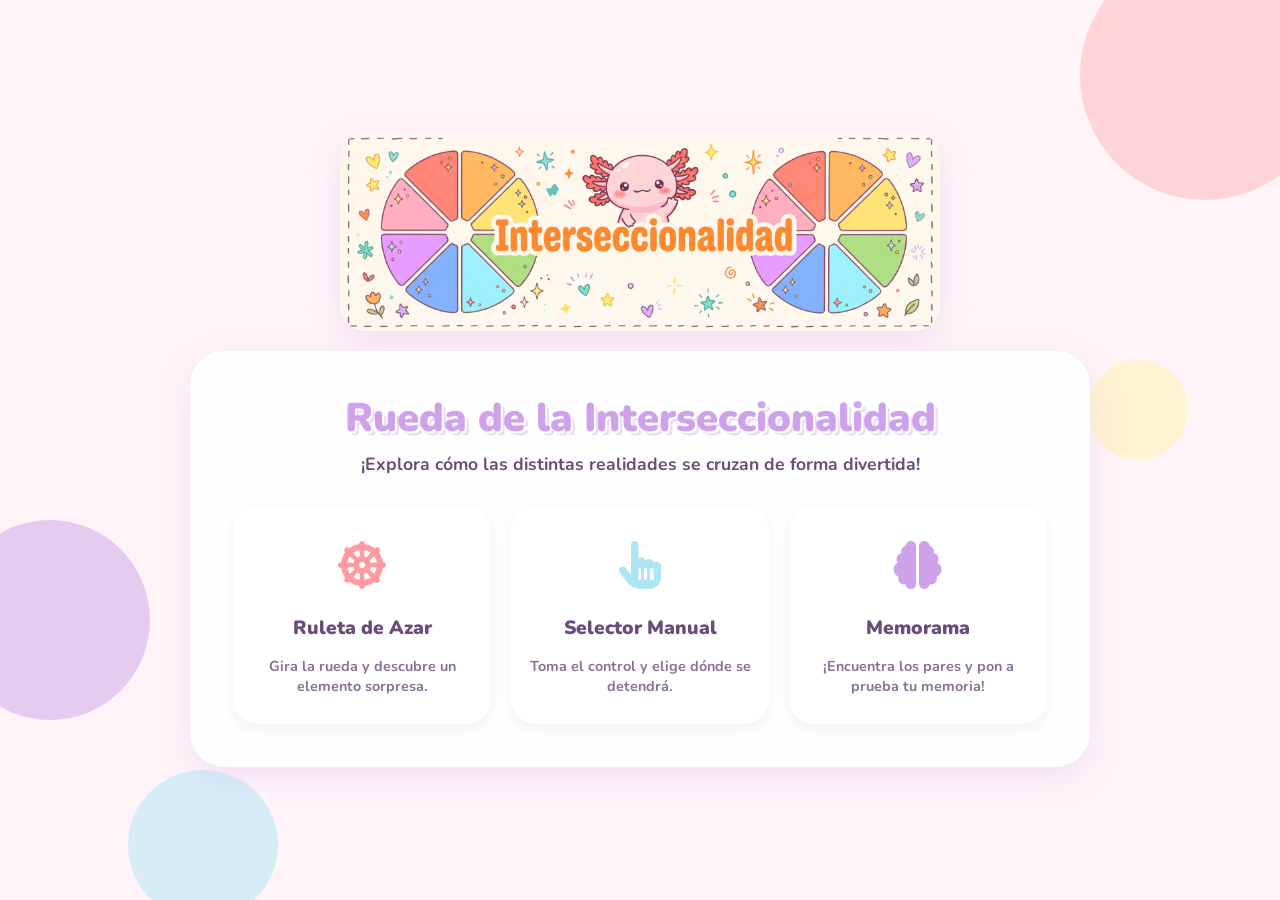
<file: index.html>
<!DOCTYPE html>
<html lang="es">
<head>
    <meta charset="UTF-8">
    <meta name="viewport" content="width=device-width, initial-scale=1.0, maximum-scale=1.0, user-scalable=no">
    <title>Rueda de la Interseccionalidad | Inicio 🌸</title>
    
    <!-- Tipografía suave y redondeada -->
    <link href="https://fonts.googleapis.com/css2?family=Nunito:wght@400;700;900&display=swap" rel="stylesheet">
    
    <!-- Íconos -->
    <link rel="stylesheet" href="https://cdnjs.cloudflare.com/ajax/libs/font-awesome/6.4.0/css/all.min.css">
    
    <!-- Enlace al nuevo CSS Kawaii -->
    <link rel="stylesheet" href="style.css">
</head>
<body>
    <!-- Fondo Kawaii (Burbujas pastel) -->
    <div class="kawaii-background">
        <div class="bubble b-1"></div>
        <div class="bubble b-2"></div>
        <div class="bubble b-3"></div>
        <div class="bubble b-4"></div>
    </div>

    <div class="app-container">
        <header class="header">
            <!-- Banner del ajolote -->
            <img src="genero.png" alt="Banner Interseccionalidad" class="banner kawaii-shadow">
        </header>
        
        <main class="main-content kawaii-panel">
            <h1 class="kawaii-title">Rueda de la Interseccionalidad</h1>
            <p class="kawaii-subtitle">¡Explora cómo las distintas realidades se cruzan de forma divertida!</p>
            
            <nav class="menu-grid">
                <a href="ruleta.html" class="menu-card bouncy">
                    <div class="card-icon" style="color: #ff9a9e;"><i class="fa-solid fa-dharmachakra"></i></div>
                    <h2>Ruleta de Azar</h2>
                    <p>Gira la rueda y descubre un elemento sorpresa.</p>
                </a>
                
                <a href="elige.html" class="menu-card bouncy">
                    <div class="card-icon" style="color: #aee5f5;"><i class="fa-solid fa-hand-pointer"></i></div>
                    <h2>Selector Manual</h2>
                    <p>Toma el control y elige dónde se detendrá.</p>
                </a>
                
                <a href="memorama.html" class="menu-card bouncy">
                    <div class="card-icon" style="color: #cda2e9;"><i class="fa-solid fa-brain"></i></div>
                    <h2>Memorama</h2>
                    <p>¡Encuentra los pares y pon a prueba tu memoria!</p>
                </a>
            </nav>
        </main>
    </div>

    <script src="main.js"></script>
</body>
</html>
</file>
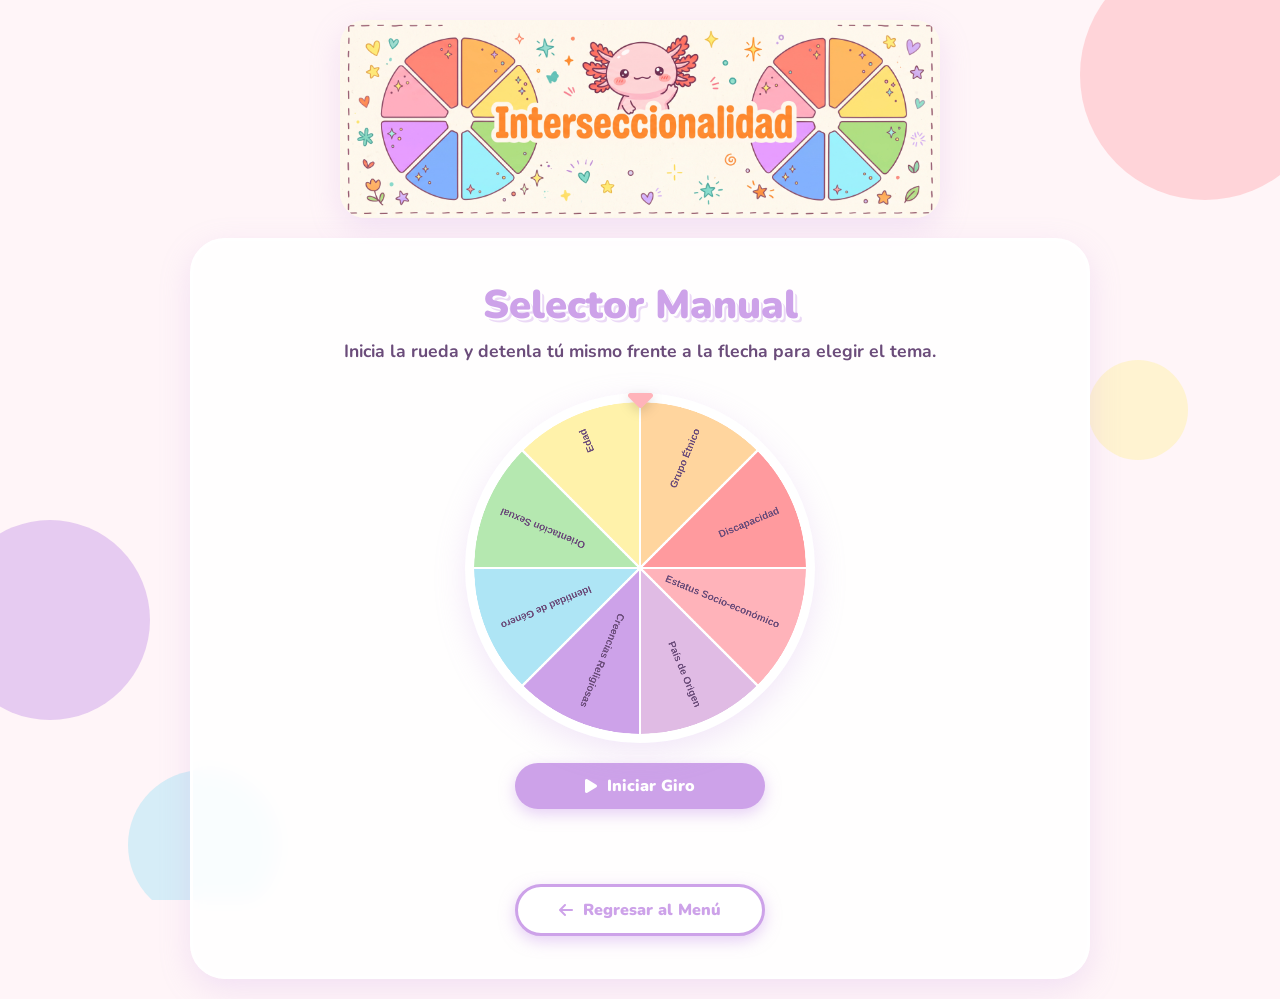
<file: elige.html>
<!DOCTYPE html>
<html lang="es">
<head>
    <meta charset="UTF-8">
    <meta name="viewport" content="width=device-width, initial-scale=1.0, maximum-scale=1.0, user-scalable=no">
    <title>Selector Manual | Rueda de la Interseccionalidad 🌸</title>
    
    <!-- Tipografía suave y redondeada -->
    <link href="https://fonts.googleapis.com/css2?family=Nunito:wght@400;700;900&display=swap" rel="stylesheet">
    
    <!-- Íconos -->
    <link rel="stylesheet" href="https://cdnjs.cloudflare.com/ajax/libs/font-awesome/6.4.0/css/all.min.css">
    
    <!-- Enlace limpio al CSS -->
    <link rel="stylesheet" href="style.css">
</head>
<body>
    <!-- Fondo Kawaii (Burbujas pastel) -->
    <div class="kawaii-background">
        <div class="bubble b-1"></div>
        <div class="bubble b-2"></div>
        <div class="bubble b-3"></div>
        <div class="bubble b-4"></div>
    </div>

    <div class="app-container">
        <header class="header">
            <!-- Enlace limpio a la imagen -->
            <img src="genero.png" alt="Banner Interseccionalidad" class="banner kawaii-shadow">
        </header>
        
        <main class="main-content kawaii-panel">
            <h1 class="kawaii-title">Selector Manual</h1>
            <p class="kawaii-subtitle">Inicia la rueda y detenla tú mismo frente a la flecha para elegir el tema.</p>
            
            <div class="ruleta-wrapper">
                <div class="flecha"><i class="fa-solid fa-caret-down"></i></div>
                <canvas id="ruleta" width="400" height="400"></canvas>
            </div>

            <div class="controles">
                <button id="btn-control" class="btn"><i class="fa-solid fa-play"></i> Iniciar Giro</button>
                
                <p id="resultado" class="resultado-texto"></p>
                
                <a href="index.html" class="btn btn-regresar"><i class="fa-solid fa-arrow-left"></i> Regresar al Menú</a>
            </div>
        </main>
    </div>

    <!-- Enlace limpio al JS -->
    <script src="main.js"></script>
</body>
</html>
</file>
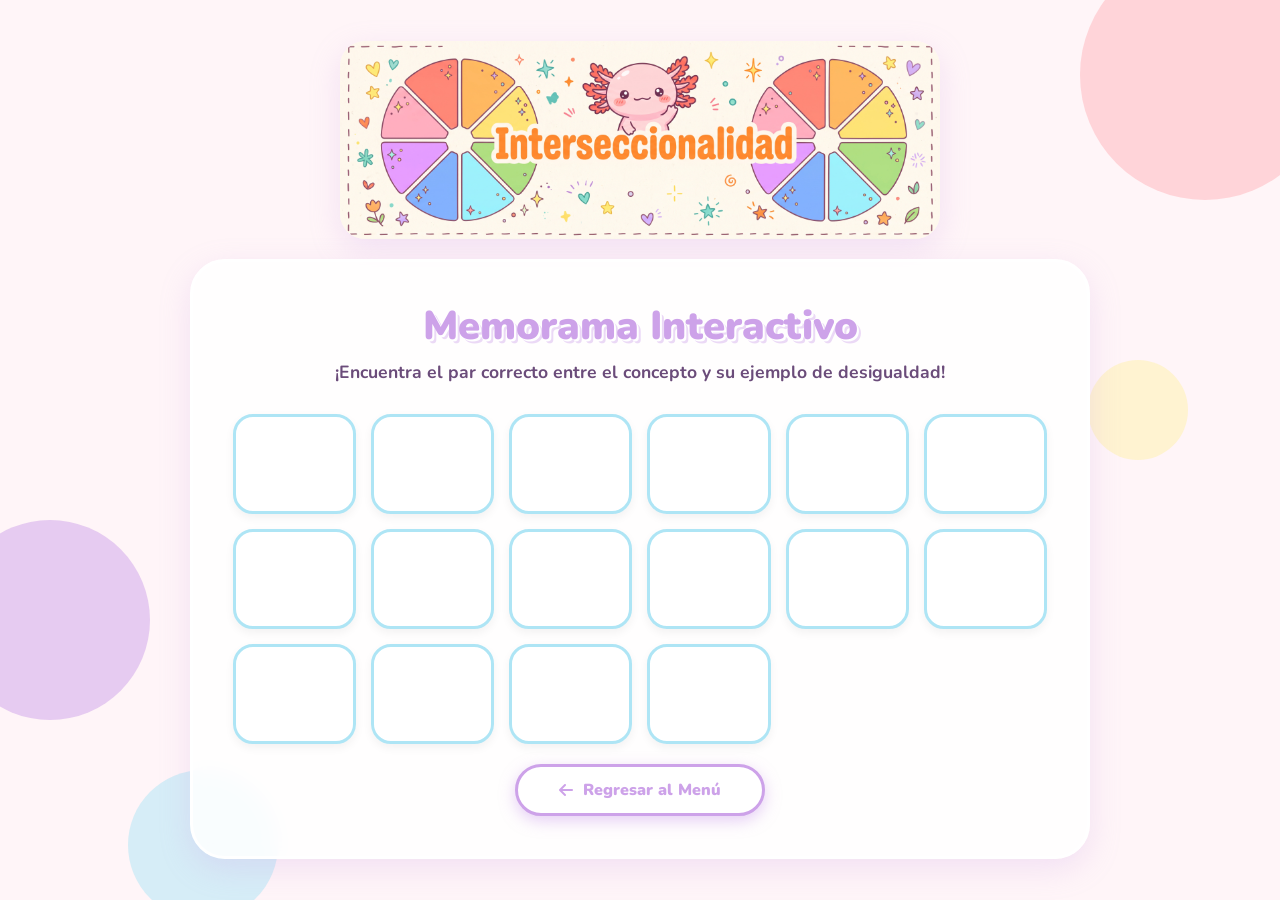
<file: memorama.html>
<!DOCTYPE html>
<html lang="es">
<head>
    <meta charset="UTF-8">
    <meta name="viewport" content="width=device-width, initial-scale=1.0, maximum-scale=1.0, user-scalable=no">
    <title>Memorama | Rueda de la Interseccionalidad 🌸</title>
    
    <!-- Tipografía suave y redondeada -->
    <link href="https://fonts.googleapis.com/css2?family=Nunito:wght@400;700;900&display=swap" rel="stylesheet">
    
    <!-- Íconos -->
    <link rel="stylesheet" href="https://cdnjs.cloudflare.com/ajax/libs/font-awesome/6.4.0/css/all.min.css">
    
    <!-- Enlace limpio al CSS -->
    <link rel="stylesheet" href="style.css">
</head>
<body>
    <!-- Fondo Kawaii (Burbujas pastel) -->
    <div class="kawaii-background">
        <div class="bubble b-1"></div>
        <div class="bubble b-2"></div>
        <div class="bubble b-3"></div>
        <div class="bubble b-4"></div>
    </div>

    <div class="app-container">
        <header class="header">
            <!-- Enlace limpio a la imagen -->
            <img src="genero.png" alt="Banner Interseccionalidad" class="banner kawaii-shadow">
        </header>
        
        <main class="main-content kawaii-panel">
            <h1 class="kawaii-title">Memorama Interactivo</h1>
            <p class="kawaii-subtitle">¡Encuentra el par correcto entre el concepto y su ejemplo de desigualdad!</p>
            
            <!-- Contenedor fluido para las cartas -->
            <div class="memorama-tablero" id="tablero">
                <!-- Las cartas se generarán dinámicamente desde el JS -->
            </div>

            <div class="controles">
                <a href="index.html" class="btn btn-regresar"><i class="fa-solid fa-arrow-left"></i> Regresar al Menú</a>
            </div>
        </main>
    </div>

    <!-- Enlace limpio al JS -->
    <script src="main.js"></script>
</body>
</html>
</file>
<file: style.css>
/* =========================================
   VARIABLES Y RESET
========================================= */
:root {
    --fondo-kawaii: #fff5f8; /* Rosa muy pálido */
    --texto-kawaii: #6b4c7a; /* Morado suave para buen contraste */
    --panel-bg: rgba(255, 255, 255, 0.85);
    --sombra-kawaii: 0 10px 30px rgba(205, 162, 233, 0.25);
    
    /* Paleta Pastel Kawaii */
    --pastel-rosa: #ffb3ba;
    --pastel-azul: #aee5f5;
    --pastel-morado: #cda2e9;
    --pastel-verde: #b5e8b0;
    --pastel-amarillo: #fff2aa;
}

* {
    margin: 0;
    padding: 0;
    box-sizing: border-box;
    font-family: 'Nunito', sans-serif;
}

body {
    background-color: var(--fondo-kawaii);
    color: var(--texto-kawaii);
    min-height: 100vh;
    display: flex;
    justify-content: center;
    align-items: center; /* Centra verticalmente */
    padding: clamp(10px, 3vw, 20px);
    overflow-x: hidden;
    position: relative;
}

/* =========================================
   FONDO ANIMADO (BURBUJAS PASTEL)
========================================= */
.kawaii-background {
    position: fixed;
    top: 0; left: 0; width: 100vw; height: 100vh;
    z-index: -1;
    overflow: hidden;
    pointer-events: none;
}

.bubble {
    position: absolute;
    border-radius: 50%;
    opacity: 0.5;
    animation: float-bubble 12s infinite ease-in-out alternate;
}

.b-1 { width: 150px; height: 150px; background: var(--pastel-azul); bottom: -20px; left: 10%; }
.b-2 { width: 250px; height: 250px; background: var(--pastel-rosa); top: -50px; right: -50px; animation-delay: -3s; }
.b-3 { width: 100px; height: 100px; background: var(--pastel-amarillo); top: 40%; left: 85%; animation-delay: -6s; }
.b-4 { width: 200px; height: 200px; background: var(--pastel-morado); bottom: 20%; left: -50px; animation-delay: -9s; }

@keyframes float-bubble {
    0% { transform: translateY(0) scale(1); }
    100% { transform: translateY(-40px) scale(1.1); }
}

/* =========================================
   CONTENEDOR Y PANEL (100% RESPONSIVO)
========================================= */
.app-container {
    width: 100%;
    max-width: 900px;
    display: flex;
    flex-direction: column;
    align-items: center;
    gap: 20px; /* Evita que el banner y el panel se peguen */
    z-index: 1;
}

.header {
    width: 100%;
    display: flex;
    justify-content: center;
}

.banner {
    width: 100%;
    max-width: 600px; /* Tamaño máximo en PC */
    height: auto; /* Mantiene la proporción en móviles */
    border-radius: 25px;
    box-shadow: var(--sombra-kawaii);
    object-fit: contain;
}

.kawaii-panel {
    background: var(--panel-bg);
    backdrop-filter: blur(10px);
    -webkit-backdrop-filter: blur(10px);
    border: 3px solid #fff;
    border-radius: 35px;
    /* El padding cambia: chico en celular, grande en PC */
    padding: clamp(20px, 5vw, 40px); 
    width: 100%;
    text-align: center;
    box-shadow: var(--sombra-kawaii);
}

/* =========================================
   TEXTOS KAWAII
========================================= */
.kawaii-title {
    /* El tamaño de letra se adapta automáticamente a la pantalla */
    font-size: clamp(1.8rem, 4vw, 2.5rem); 
    font-weight: 900;
    color: var(--pastel-morado);
    text-shadow: 2px 2px 0px #fff, 4px 4px 0px rgba(205, 162, 233, 0.4);
    margin-bottom: 10px;
    line-height: 1.2;
}

.kawaii-subtitle {
    font-size: clamp(0.9rem, 2vw, 1.1rem);
    color: var(--texto-kawaii);
    font-weight: 700;
    margin-bottom: 30px;
}

/* =========================================
   MENÚ PRINCIPAL (GRID FLUIDO SIN CRUCES)
========================================= */
.menu-grid {
    display: grid;
    /* Magia responsive: si caben de a 240px, hace columnas; si no, baja a 1 sola columna en celular */
    grid-template-columns: repeat(auto-fit, minmax(220px, 1fr));
    gap: 20px;
    width: 100%;
}

.menu-card {
    background: #fff;
    border-radius: 25px;
    padding: 25px 15px;
    text-decoration: none;
    color: var(--texto-kawaii);
    border: 3px solid transparent;
    transition: all 0.3s cubic-bezier(0.25, 0.8, 0.25, 1);
    display: flex;
    flex-direction: column;
    align-items: center;
    gap: 15px;
    box-shadow: 0 5px 15px rgba(0,0,0,0.05);
}

.menu-card:hover {
    transform: translateY(-8px);
    border-color: var(--pastel-morado);
    box-shadow: var(--sombra-kawaii);
}

.card-icon { font-size: 3rem; }
.menu-card h2 { font-size: 1.2rem; font-weight: 900; }
.menu-card p { font-size: 0.9rem; font-weight: 700; opacity: 0.8; }

/* =========================================
   BOTONES E INPUTS
========================================= */
.controles {
    display: flex;
    flex-direction: column;
    align-items: center;
    gap: 15px;
    width: 100%;
    margin-top: 20px;
}

.btn {
    background: var(--pastel-morado);
    color: #fff;
    border: none;
    padding: 12px 25px;
    font-size: 1rem;
    font-weight: 900;
    border-radius: 50px;
    cursor: pointer;
    transition: all 0.3s ease;
    text-decoration: none;
    box-shadow: 0 5px 15px rgba(205, 162, 233, 0.5);
    width: 100%;
    max-width: 250px; /* En PC no se hace gigante */
    display: inline-flex;
    justify-content: center;
    align-items: center;
    gap: 10px;
}

.btn:hover {
    transform: scale(1.05);
    background: #b98cd6;
    box-shadow: 0 8px 20px rgba(205, 162, 233, 0.6);
}

.btn-regresar {
    background: #fff;
    color: var(--pastel-morado);
    border: 3px solid var(--pastel-morado);
}
.btn-regresar:hover {
    background: var(--pastel-morado);
    color: #fff;
}

input[type="range"] {
    -webkit-appearance: none;
    width: 100%;
    max-width: 300px;
    height: 15px;
    background: var(--pastel-azul);
    border-radius: 10px;
    outline: none;
}
input[type="range"]::-webkit-slider-thumb {
    -webkit-appearance: none;
    width: 30px; height: 30px;
    border-radius: 50%;
    background: #fff;
    cursor: pointer;
    border: 4px solid var(--pastel-azul);
    box-shadow: 0 2px 5px rgba(0,0,0,0.2);
}

/* =========================================
   RULETA RESPONSIVA
========================================= */
.ruleta-wrapper {
    position: relative;
    display: flex;
    flex-direction: column;
    align-items: center;
    margin: 20px 0;
    width: 100%;
}

.flecha {
    position: absolute;
    top: -20px;
    font-size: 2.5rem;
    color: var(--pastel-rosa);
    z-index: 10;
    filter: drop-shadow(0 4px 6px rgba(0,0,0,0.15));
}

canvas {
    background-color: #fff;
    border-radius: 50%;
    box-shadow: var(--sombra-kawaii);
    border: 8px solid #fff;
    /* Canvas fluido: Nunca se desborda en celular */
    width: 100%;
    max-width: 350px; 
    height: auto;
    aspect-ratio: 1 / 1;
}

.resultado-texto {
    font-size: clamp(1.1rem, 3vw, 1.4rem);
    font-weight: 900;
    color: var(--pastel-morado);
    min-height: 35px;
    margin-top: 10px;
}

/* =========================================
   MEMORAMA KAWAII (CARTAS FLUIDAS)
========================================= */
.memorama-tablero {
    display: grid;
    /* En PC se ponen 4, en celular se ajustan a 2 o 3 según el ancho sin encimarse */
    grid-template-columns: repeat(auto-fit, minmax(110px, 1fr));
    gap: 15px;
    width: 100%;
    margin-bottom: 20px;
}

.carta {
    background: #fff;
    border: 3px solid var(--pastel-azul);
    height: 100px; 
    border-radius: 20px;
    cursor: pointer;
    font-weight: 800;
    font-size: clamp(0.7rem, 2.5vw, 0.9rem);
    display: flex;
    justify-content: center;
    align-items: center;
    text-align: center;
    padding: 10px;
    color: transparent; /* Oculto */
    transition: transform 0.4s, background 0.3s;
    box-shadow: 0 4px 10px rgba(0,0,0,0.05);
}

.carta:hover {
    transform: translateY(-5px);
    box-shadow: 0 8px 15px rgba(174, 229, 245, 0.5);
}

.carta.volteada {
    background: var(--fondo-kawaii);
    color: var(--texto-kawaii);
    border-color: var(--pastel-morado);
    transform: scale(1.05);
}

.carta.encontrada {
    background: var(--pastel-verde);
    color: #4a7544;
    border-color: #92d68d;
    transform: scale(0.95);
    cursor: default;
}

/* Regla especial para iPhones y teléfonos muy estrechos */
@media (max-width: 380px) {
    .memorama-tablero {
        grid-template-columns: repeat(2, 1fr);
    }
    .carta {
        height: 120px; /* Un poco más de alto para leer textos largos en pantallas pequeñas */
    }
}
</file>
